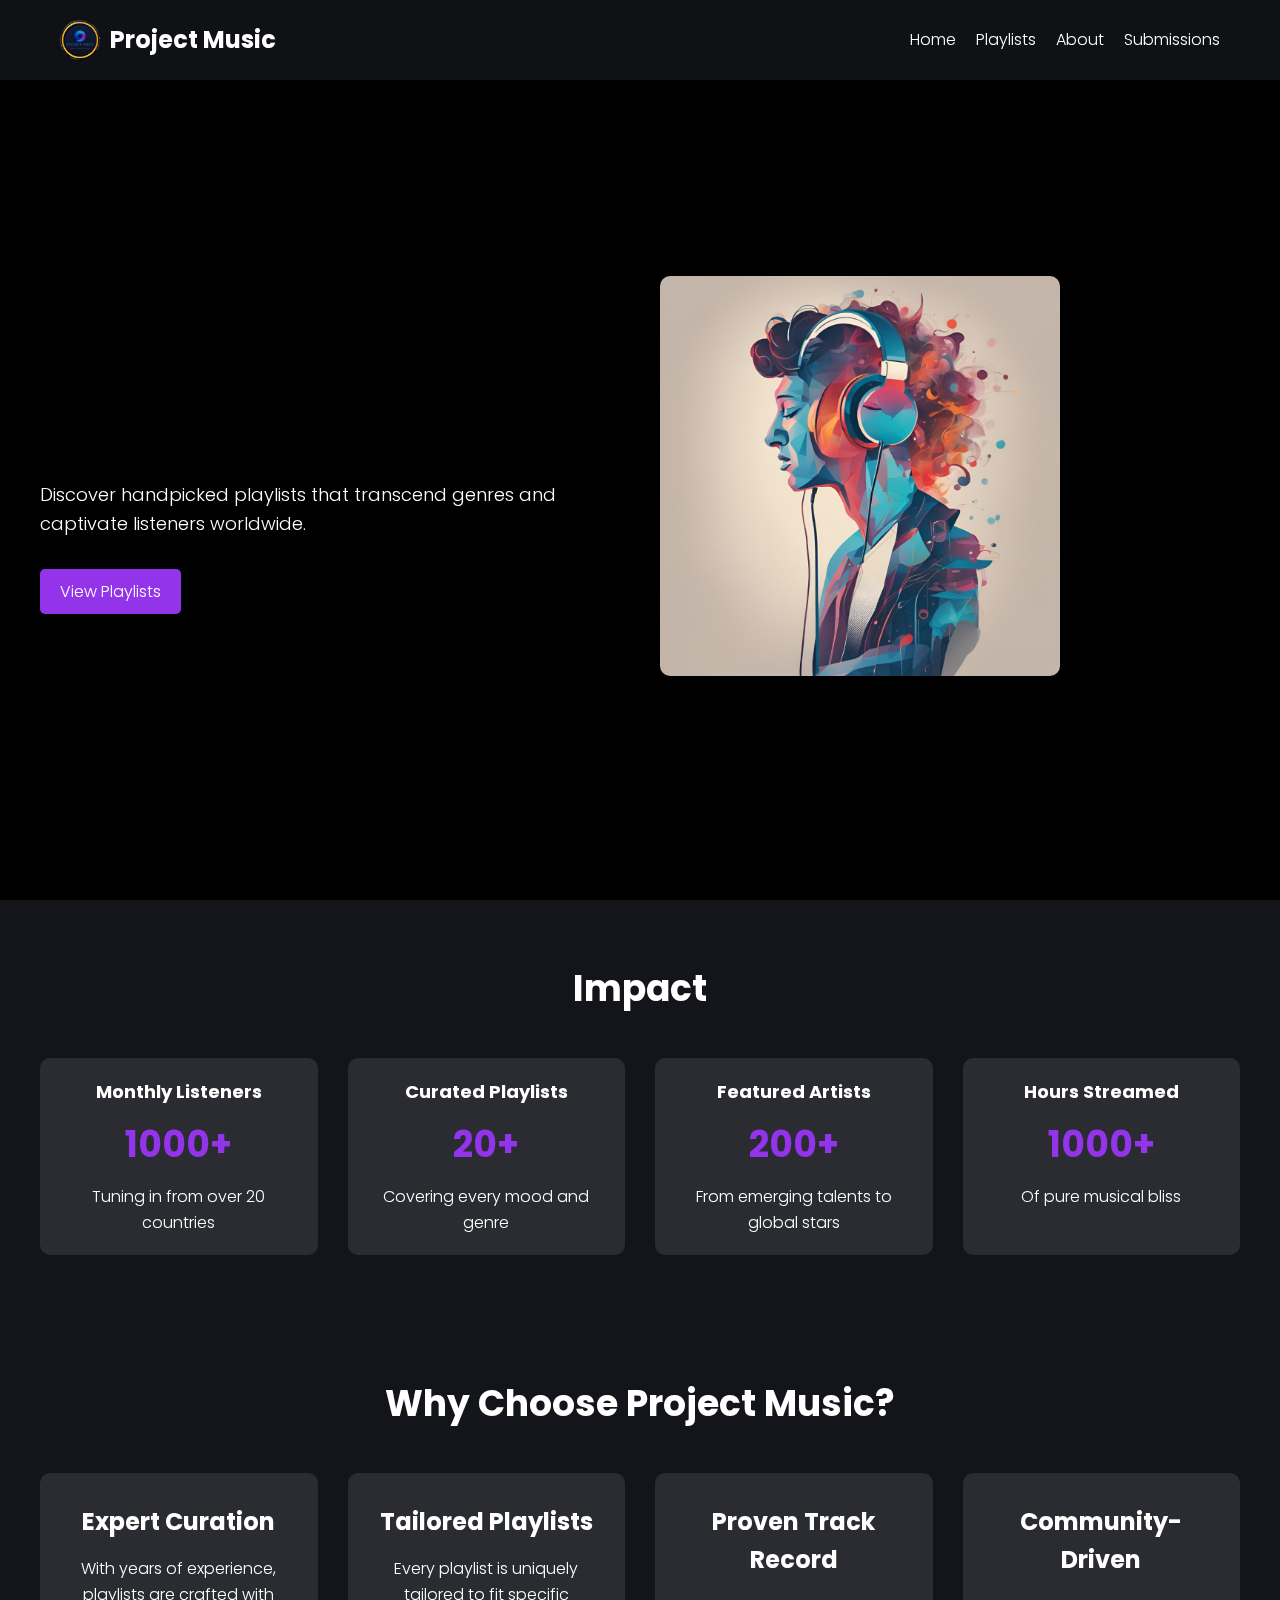
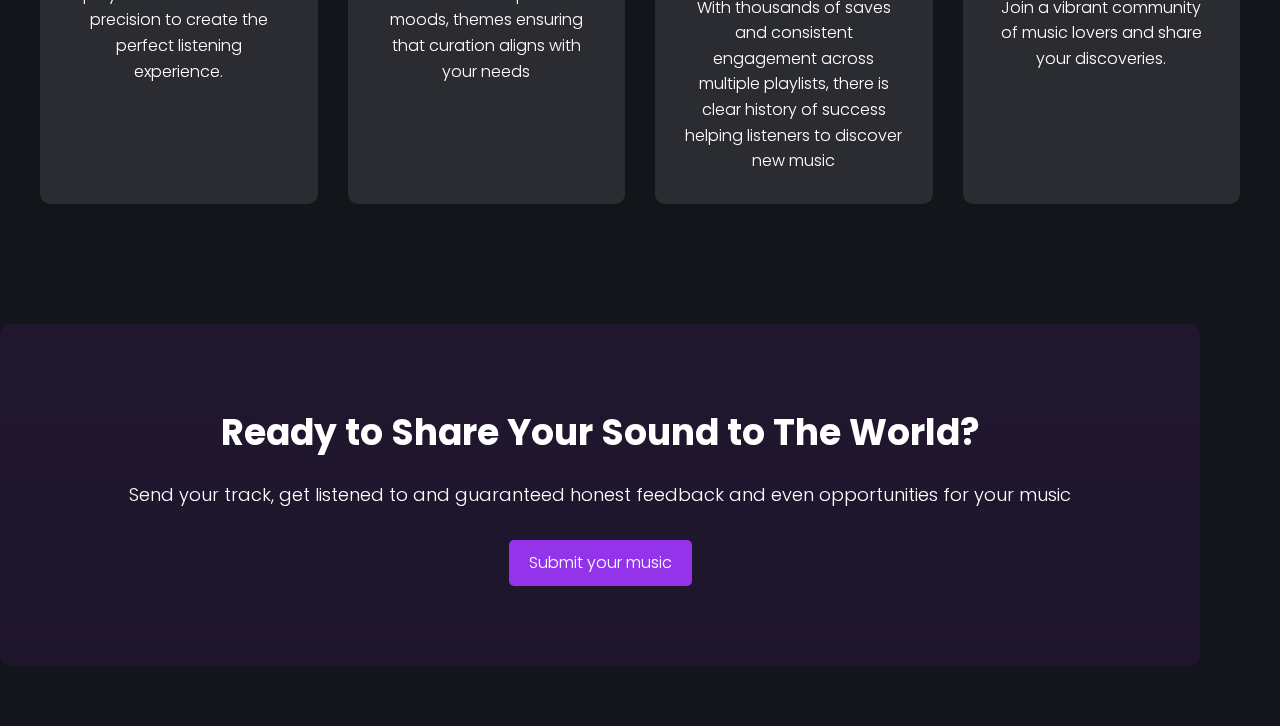
<file: index.html>
<!DOCTYPE html>
<html lang="en">
<head>
    <meta charset="UTF-8">
    <meta name="viewport" content="width=device-width, initial-scale=1.0">
    <title>Project Music - Home</title>
    <link rel="stylesheet" href="/public/stylesheets/index.css">
    <link rel="shortcut icon" href="/assets/images/logo.png" type="image/png+xml">
    <link href="https://fonts.googleapis.com/css2?family=Poppins:wght@300;400;700&display=swap" rel="stylesheet">
</head>
<body>
    <div class="stars"></div>
    <div class="twinkling"></div>
    <header>
        <nav class="container">
            <div class="menu-toggle">
                <span></span>
                <span></span>
                <span></span>
            </div>
        </div>
            <div class="logo-container">
                <img src="/assets/images/logo.png" alt="MusicCurator Logo" class="logo-image">
                <span class="project-name">Project Music</span>
               
            </div>
            <div class="nav-links">
                <a href="/index.html">Home</a>
                <a href="/public/views/playlists.html">Playlists</a>
                <a href="/public/views/aboutus.html">About</a>
                <a href="/public/views/submissions.html">Submissions</a>
            </div>
        </nav>
    </header>

    <main>
        <section class="hero container">
            <div class="hero-content">
                <h1>
                    <span class="fade-in">I</span>
                    <span class="fade-in">CURATE</span>
                    <span class="highlight fade-in">MUSICAL</span>
                    <span class="fade-in">EXPERIENCES</span>
                </h1>
                <p>Discover handpicked playlists that transcend genres and captivate listeners worldwide.</p>
                <a href="/public/views/playlists.html" class="button">View Playlists</a>
            </div>
            <div class="hero-image">
                <img src="/assets/images/image.png" alt="Music Visualization">
            </div>
        </section>

        <section class="stats container">
            <h2>Impact</h2>
            <div class="stats-grid">
                <div class="stat-card">
                    <h3>Monthly Listeners</h3>
                    <p class="stat-number">1000+</p>
                    <p>Tuning in from over 20 countries</p>
                </div>
                <div class="stat-card">
                    <h3>Curated Playlists</h3>
                    <p class="stat-number">20+</p>
                    <p>Covering every mood and genre</p>
                </div>
                <div class="stat-card">
                    <h3>Featured Artists</h3>
                    <p class="stat-number">200+</p>
                    <p>From emerging talents to global stars</p>
                </div>
                <div class="stat-card">
                    <h3>Hours Streamed</h3>
                    <p class="stat-number">1000+</p>
                    <p>Of pure musical bliss</p>
                </div>
            </div>
        </section>

        <section class="features container">
            <h2>Why Choose Project Music?</h2>
            <div class="features-grid">
                <div class="feature-card">
                    <h3>Expert Curation</h3>
                    <p>With years of experience, playlists are crafted with precision to create the perfect listening experience.</p>
                </div>
                <div class="feature-card">
                    <h3>Tailored Playlists</h3>
                    <p>Every playlist is uniquely tailored to fit specific moods, themes ensuring that curation aligns with your needs</p>
                </div>
                <div class="feature-card">
                    <h3>Proven Track Record</h3>
                    <p>With thousands of saves and consistent engagement across multiple playlists, there is clear history of success helping listeners to discover new music </p>
                </div>
                <div class="feature-card">
                    <h3>Community-Driven</h3>
                    <p>Join a vibrant community of music lovers and share your discoveries.</p>
                </div>
            </div>
        </section>

        <section class="cta container">
            <h2>Ready to Share Your Sound to The World?</h2>
            <p>Send your track, get listened to and guaranteed honest feedback and even opportunities for your music</p>
            <a href="/public/views/submissions.html" class="button">Submit your music</a>
        </section>
    </main>

    <script>
        document.querySelector('.menu-toggle').addEventListener('click', function() {
            document.querySelector('.nav-links').classList.toggle('active');
        });
    </script>
</body>
</html>
</file>
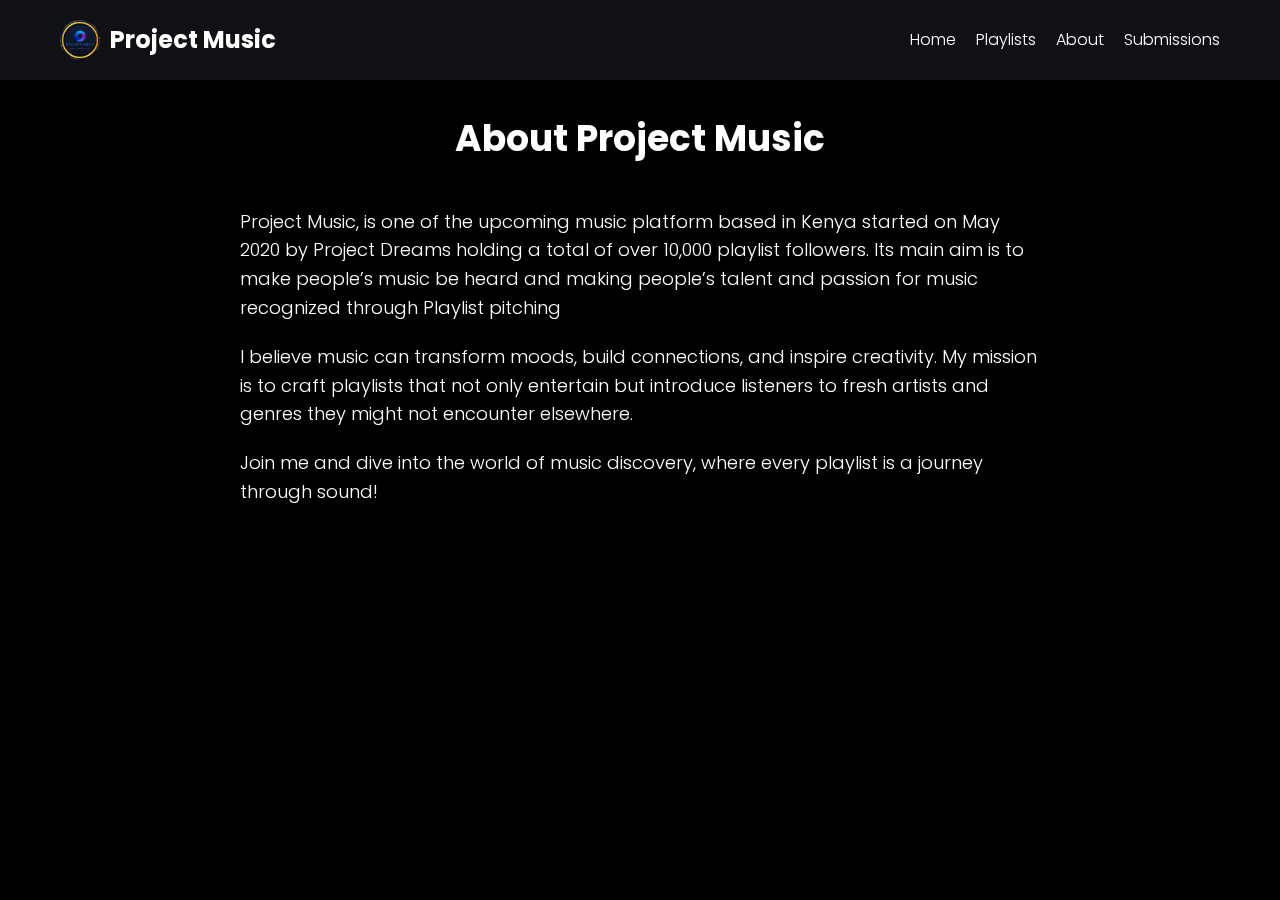
<file: public/views/aboutus.html>
<!DOCTYPE html>
<html lang="en">
<head>
    <meta charset="UTF-8">
    <meta name="viewport" content="width=device-width, initial-scale=1.0">
    <title>Project Music - About</title>
    <link rel="shortcut icon" href="/assets/images/logo.png" type="image/png+xml">
    <link href="https://fonts.googleapis.com/css2?family=Poppins:wght@300;400;700&display=swap" rel="stylesheet">
    <link rel="stylesheet" href="/public/stylesheets/aboutus.css">
</head>
<body>
    <div class="stars"></div>
    <div class="twinkling"></div>
    <header>
        <nav class="container">
            <div class="menu-toggle">
                <span></span>
                <span></span>
                <span></span>
            </div>
        </div>
            <div class="logo">
                <img src="/assets/images/logo.png" alt="MusicCurator Logo" class="logo-image">
                <span class="project-name">Project Music</span>
            </div>
            <div class="nav-links">
                <a href="/index.html">Home</a>
                <a href="/public/views/playlists.html">Playlists</a>
                <a href="/public/views/aboutus.html">About</a>
                <a href="/public/views/submissions.html">Submissions</a>
            </div>
        </nav>
    </header>

    <main>
        <section class="about container">
            <h1>About Project Music</h1>
            <div class="about-content">
                <p>Project Music, is one of the upcoming music platform based in Kenya started on May 2020 by Project Dreams holding a total of over 10,000 playlist followers. Its main aim is to make people’s music be heard and making people’s talent and passion for music recognized through Playlist pitching</p>
                <p>I believe music can transform moods, build connections, and inspire creativity. My mission is to craft playlists that not only entertain but introduce listeners to fresh artists and genres they might not encounter elsewhere.</p>
                <p>Join me and dive into the world of music discovery, where every playlist is a journey through sound!</p>
                
            </div>
        </section>
    </main>
    <script>
        document.querySelector('.menu-toggle').addEventListener('click', function() {
           document.querySelector('.nav-links').classList.toggle('active');
       });
       lucide.createIcons();
   </script>
</body>
</html>
</file>
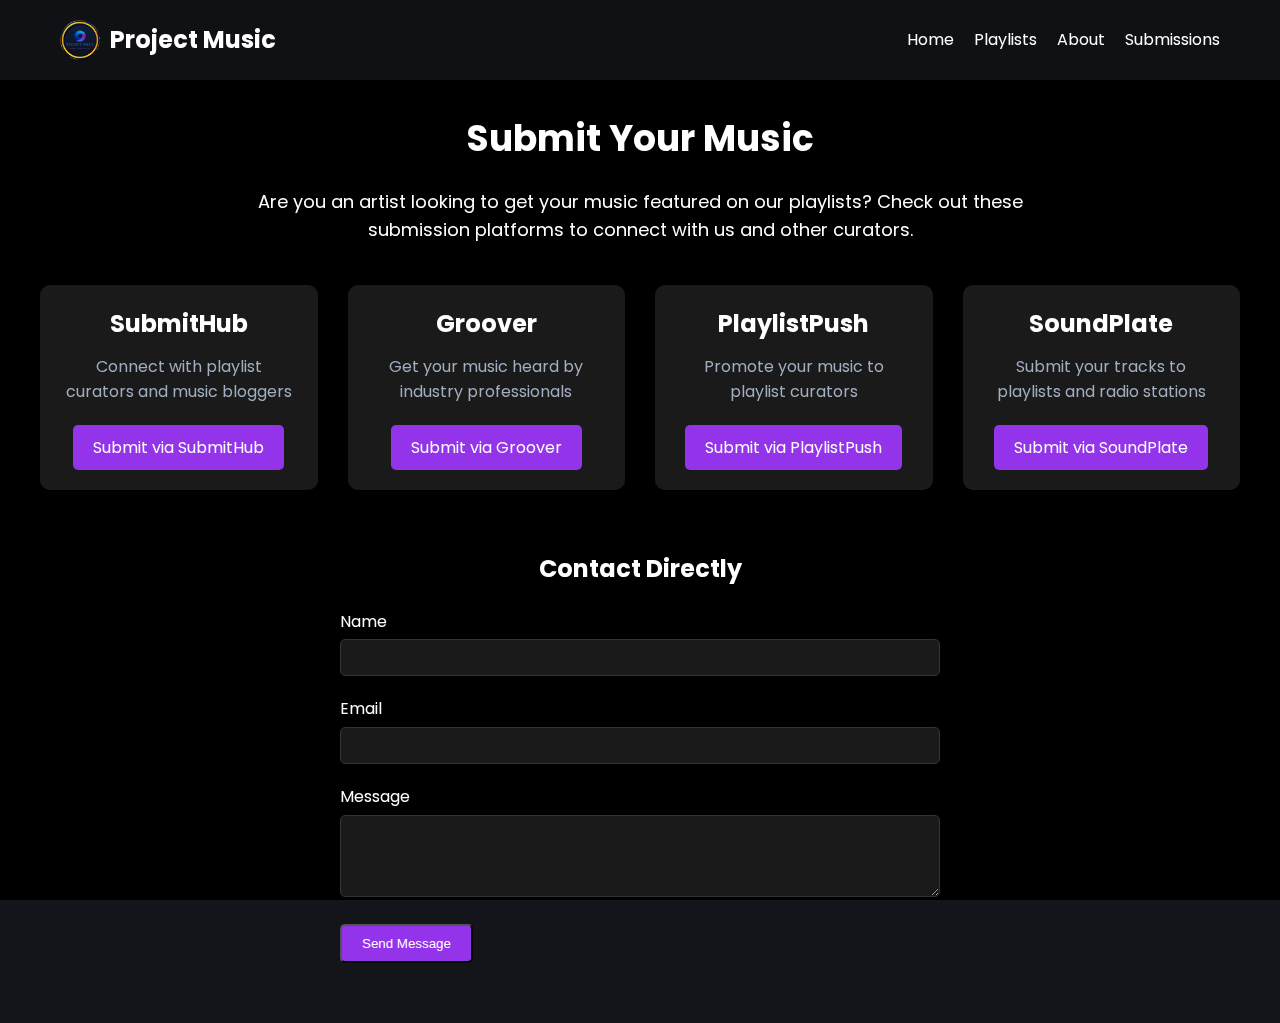
<file: public/views/submissions.html>
<!DOCTYPE html>
<html lang="en">
<head>
    <meta charset="UTF-8">
    <meta name="viewport" content="width=device-width, initial-scale=1.0">
    <title>Project Music - Submissions</title>
    <link rel="shortcut icon" href="/assets/images/logo.png" type="image/png+xml">
    <link href="https://fonts.googleapis.com/css2?family=Poppins:wght@300;400;700&display=swap" rel="stylesheet">
    <link rel="stylesheet" href="/public/stylesheets/submissions.css">
</head>
<body>
    <div class="stars"></div>
    <div class="twinkling"></div>
    <header>
        <nav class="container">
            <div class="menu-toggle">
                <span></span>
                <span></span>
                <span></span>
            </div>
        </div>
            <div class="logo">
                <img src="/assets/images/logo.png" alt="MusicCurator Logo" class="logo-image">
                <span class="project-name">Project Music</span>
            </div>
            <div class="nav-links">
                <a href="/index.html">Home</a>
                <a href="/public/views/playlists.html">Playlists</a>
                <a href="/public/views/aboutus.html">About</a>
                <a href="submissions.html">Submissions</a>
            </div>
        </nav>
    </header>
    <main>
        <section class="submissions container">
            <h1>Submit Your Music</h1>
            <p class="intro">Are you an artist looking to get your music featured on our playlists? Check out these submission platforms to connect with us and other curators.</p>
            <div class="submission-grid">
                <div class="submission-card">
                    <h2>SubmitHub</h2>
                    <p>Connect with playlist curators and music bloggers</p>
                    <a href="https://www.submithub.com/" class="button" target="_blank" rel="noopener noreferrer">Submit via SubmitHub</a>
                </div>
                <div class="submission-card">
                    <h2>Groover</h2>
                    <p>Get your music heard by industry professionals</p>
                    <a href="https://groover.co/band/signup/referral/influencer/2989/?utm_source=widget&utm_medium=widget_banner&utm_campaign=0.kenyan-hits&widget_id=2989" class="button" target="_blank" rel="noopener noreferrer">Submit via Groover</a>
                </div>
                <div class="submission-card">
                    <h2>PlaylistPush</h2>
                    <p>Promote your music to playlist curators</p>
                    <a href="https://submitmusic.to/kenyan-hits" class="button" target="_blank" rel="noopener noreferrer">Submit via PlaylistPush</a>
                </div>
                <div class="submission-card">
                    <h2>SoundPlate</h2>
                    <p>Submit your tracks to playlists and radio stations</p>
                    <a href="https://soundplate.com/" class="button" target="_blank" rel="noopener noreferrer">Submit via SoundPlate</a>
                </div>
            </div>
            <div class="contact-form">
                <h2>Contact Directly</h2>
                <form>
                    <div class="form-group">
                        <label for="name">Name</label>
                        <input type="text" id="name" name="name" required>
                    </div>
                    <div class="form-group">
                        <label for="email">Email</label>
                        <input type="email" id="email" name="email" required>
                    </div>
                    <div class="form-group">
                        <label for="message">Message</label>
                        <textarea id="message" name="message" rows="4" required></textarea>
                    </div>
                    <button type="submit" class="button">Send Message</button>
                </form>
            </div>
        </section>
    </main>
    <script>
        document.querySelector('.menu-toggle').addEventListener('click', function() {
           document.querySelector('.nav-links').classList.toggle('active');
       });
       lucide.createIcons();
   </script>
</body>
</html>
</file>
<file: public/stylesheets/index.css>
* {
    margin: 0;
    padding: 0;
    box-sizing: border-box;
}

@keyframes move-background {
    0% {
        transform: translate3d(0px, 0px, 0px);
    }
    100% { 
        transform: translate3d(1000px, 0px, 0px);
    }
}

@keyframes twinkle {
    0% {
        opacity: 0.3;
    }
    50% {
        opacity: 1;
    }
    100% {
        opacity: 0.3;
    }
}

@keyframes fadeIn {
    from {
        opacity: 0;
        transform: translateY(20px);
    }
    to {
        opacity: 1;
        transform: translateY(0);
    }
}

body {
    font-family: 'Poppins', sans-serif;
    line-height: 1.6;
    color: white;
    background-color: #13151a;
    overflow-x: hidden;
}

.stars, .twinkling {
    position: fixed;
    top: 0;
    left: 0;
    right: 0;
    bottom: 0;
    width: 100%;
    height: 100%;
    display: block;
}

.stars {
    background: #000 url('https://s3-us-west-2.amazonaws.com/s.cdpn.io/1231630/stars.png') repeat;
    z-index: -2;
}

.twinkling {
    background: transparent url('https://s3-us-west-2.amazonaws.com/s.cdpn.io/1231630/twinkling.png') repeat;
    z-index: -1;
    animation: move-background 70s linear infinite;
}

.container {
    width: 100%;
    max-width: 1200px;
    margin: 0 auto;
    padding: 0 20px;
    position: relative;
}

/* Header styles */
header {
    padding: 20px 0;
    background-color: rgba(19, 21, 26, 0.8);
    backdrop-filter: blur(10px);
    position: fixed;
    width: 100%;
    z-index: 1000;
}

nav {
    display: flex;
    justify-content: flex-start;
    align-items: center;
}

.menu-toggle {
    display: flex;
    flex-direction: column;
    cursor: pointer;
    margin-right: 20px;
}

.menu-toggle span {
    width: 25px;
    height: 3px;
    background-color: white;
    margin: 2px 0;
    transition: 0.4s;
}

.logo-container {
    display: flex;
    align-items: center;
}

.logo-image {
    width: 40px;
    height: 40px;
    margin-right: 10px;
}

.project-name {
    font-size: 24px;
    font-weight: bold;
}

.nav-links {
    display: flex;
    gap: 20px;
    margin-left: auto;
}

.nav-links a {
    color: white;
    text-decoration: none;
    transition: color 0.3s ease;
}

.nav-links a:hover {
    color: #9333ea;
}

.button {
    display: inline-block;
    background-color: #9333ea;
    color: white;
    padding: 10px 20px;
    border-radius: 5px;
    text-decoration: none;
    transition: background-color 0.3s ease;
}

.button:hover {
    background-color: #7e22ce;
}

/* Hero section styles */
.hero {
    display: flex;
    align-items: center;
    justify-content: space-between;
    gap: 40px;
    padding: 120px 0 60px;
    position: relative;
    min-height: 100vh;
}

.hero-content {
    flex: 1;
    position: relative;
    z-index: 1;
}

.hero h1 {
    font-size: 48px;
    line-height: 1.2;
    margin-bottom: 20px;
}

.hero p {
    font-size: 18px;
    margin-bottom: 30px;
}

.highlight {
    color: #9333ea;
    position: relative;
}

.hero-image {
    flex: 1;
    position: relative;
    z-index: 1;
}

.hero-image img {
    width: 100%;
    max-width: 400px;
    border-radius: 10px;
    box-shadow: 0 10px 30px rgba(0, 0, 0, 0.3);
}

.fade-in {
    opacity: 0;
    animation: fadeIn 1s ease-out forwards;
}

.fade-in:nth-child(1) { animation-delay: 0.2s; }
.fade-in:nth-child(2) { animation-delay: 0.4s; }
.fade-in:nth-child(3) { animation-delay: 0.6s; }
.fade-in:nth-child(4) { animation-delay: 0.8s; }

/* Accessibility improvements */
.button:focus,
.nav-links a:focus {
    outline: 2px solid #9333ea;
    outline-offset: 2px;
}

/* Improved typography */
body {
    font-weight: 300;
}

h1, h2, h3, h4, h5, h6 {
    font-weight: 700;
}

/* Smooth scrolling */
html {
    scroll-behavior: smooth;
}

/* Stats section */
.stats {
    padding: 60px 0;
    text-align: center;
}

.stats h2 {
    font-size: 36px;
    margin-bottom: 40px;
}

.stats-grid {
    display: grid;
    grid-template-columns: repeat(auto-fit, minmax(200px, 1fr));
    gap: 30px;
}

.stat-card {
    background-color: rgba(255, 255, 255, 0.1);
    border-radius: 10px;
    padding: 20px;
    transition: transform 0.3s ease;
}

.stat-card:hover {
    transform: translateY(-5px);
}

.stat-card h3 {
    font-size: 18px;
    margin-bottom: 10px;
}

.stat-number {
    font-size: 36px;
    font-weight: bold;
    color: #9333ea;
    margin-bottom: 10px;
}

/* Features section */
.features {
    padding: 60px 0;
    text-align: center;
}

.features h2 {
    font-size: 36px;
    margin-bottom: 40px;
}

.features-grid {
    display: grid;
    grid-template-columns: repeat(auto-fit, minmax(250px, 1fr));
    gap: 30px;
}

.feature-card {
    background-color: rgba(255, 255, 255, 0.1);
    border-radius: 10px;
    padding: 30px;
    transition: transform 0.3s ease;
}

.feature-card:hover {
    transform: translateY(-5px);
}

.feature-card h3 {
    font-size: 24px;
    margin-bottom: 15px;
}

/* CTA section */
.cta {
    padding: 80px 0;
    text-align: center;
    background: linear-gradient(rgba(147, 51, 234, 0.1), rgba(126, 34, 206, 0.1));
    border-radius: 10px;
    margin: 60px 0;
}

.cta h2 {
    font-size: 36px;
    margin-bottom: 20px;
}

.cta p {
    font-size: 18px;
    margin-bottom: 30px;
}

/* Responsive adjustments */
@media (max-width: 768px) {
    .hero {
        flex-direction: column;
        padding-top: 100px;
    }

    .hero-image {
        order: -1;
    }

    .nav-links {
        display: none;
        flex-direction: column;
        position: absolute;
        top: 100%;
        left: 0;
        width: 100%;
        background-color: rgba(19, 21, 26, 0.95);
        padding: 20px;
    }

    .nav-links.active {
        display: flex;
    }

    .menu-toggle {
        display: flex;
    }

    .stats-grid,
    .features-grid {
        grid-template-columns: 1fr;
    }

    .hero h1 {
        font-size: 36px;
    }

    .hero p {
        font-size: 16px;
    }

    .stats h2,
    .features h2,
    .cta h2 {
        font-size: 28px;
    }

    .stat-card,
    .feature-card {
        padding: 15px;
    }

    .stat-number {
        font-size: 28px;
    }

    .feature-card h3 {
        font-size: 20px;
    }
}

@media (min-width: 769px) {
    .nav-links {
        display: flex !important;
    }

    .menu-toggle {
        display: none !important;
    }
}
</file>
<file: public/stylesheets/aboutus.css>
* {
    margin: 0;
    padding: 0;
    box-sizing: border-box;
}

@keyframes move-background {
    0% {
        transform: translate3d(0px, 0px, 0px);
    }
    100% { 
        transform: translate3d(1000px, 0px, 0px);
    }
}

@keyframes twinkle {
    0% {
        opacity: 0.3;
    }
    50% {
        opacity: 1;
    }
    100% {
        opacity: 0.3;
    }
}

@keyframes fadeIn {
    from {
        opacity: 0;
        transform: translateY(20px);
    }
    to {
        opacity: 1;
        transform: translateY(0);
    }
}

body {
    font-family: 'Poppins', sans-serif;
    line-height: 1.6;
    color: white;
    background-color: #13151a;
    overflow-x: hidden;
}

.stars, .twinkling {
    position: fixed;
    top: 0;
    left: 0;
    right: 0;
    bottom: 0;
    width: 100%;
    height: 100%;
    display: block;
}

.stars {
    background: #000 url('https://s3-us-west-2.amazonaws.com/s.cdpn.io/1231630/stars.png') repeat;
    z-index: -2;
}

.twinkling {
    background: transparent url('https://s3-us-west-2.amazonaws.com/s.cdpn.io/1231630/twinkling.png') repeat;
    z-index: -1;
    animation: move-background 70s linear infinite;
}

.about h1 {
    margin-top: 50px; /* Adjust this value to move it down */
}

.container {
    width: 100%;
    max-width: 1200px;
    margin: 0 auto;
    padding: 0 20px;
    position: relative;
}

/* Header styles */
header {
    padding: 20px 0;
    background-color: rgba(19, 21, 26, 0.8);
    backdrop-filter: blur(10px);
    position: fixed;
    width: 100%;
    z-index: 1000;
}

nav {
    display: flex;
    justify-content: flex-start;
    align-items: center;
}

.menu-toggle {
    display: flex;
    flex-direction: column;
    cursor: pointer;
    margin-right: 20px;
}

.menu-toggle span {
    width: 25px;
    height: 3px;
    background-color: white;
    margin: 2px 0;
    transition: 0.4s;
}

.logo {
    display: flex;
    align-items: center;
}

.logo-image {
    width: 40px;
    height: 40px;
    margin-right: 10px;
}

.project-name {
    font-size: 24px;
    font-weight: bold;
}

.nav-links {
    display: flex;
    gap: 20px;
    margin-left: auto;
}

.nav-links a {
    color: white;
    text-decoration: none;
    transition: color 0.3s ease;
}

.nav-links a:hover {
    color: #9333ea;
}


            /* About section styles */
.about {
    padding: 60px 0;
}

.about h1 {
    font-size: 36px;
    margin-bottom: 40px;
    text-align: center;
}

.about-content {
    max-width: 800px;
    margin: 0 auto;
}

.about-content p {
    margin-bottom: 20px;
    font-size: 18px;
}

/* Improved typography */
body {
    font-weight: 300;
}

h1, h2, h3, h4, h5, h6 {
    font-weight: 700;
}

/* Smooth scrolling */
html {
    scroll-behavior: smooth;
}


/* Responsive adjustments */
@media (max-width: 768px) {
    .playlists {
        padding-top: 100px;
    }

    .nav-links {
        display: none;
        flex-direction: column;
        position: absolute;
        top: 100%;
        left: 0;
        width: 100%;
        background-color: rgba(19, 21, 26, 0.95);
        padding: 20px;
    }

    .nav-links.active {
        display: flex;
    }

    .menu-toggle {
        display: flex;
    }

    .playlist-grid {
        grid-template-columns: 1fr;
    }

    .playlists h1 {
        font-size: 36px;
    }

    .playlist-card h2 {
        font-size: 20px;
    }

    .playlist-card p {
        font-size: 14px;
    }
}

@media (min-width: 769px) {
    .nav-links {
        display: flex !important;
    }

    .menu-toggle {
        display: none !important;
    }
}
</file>
<file: public/stylesheets/submissions.css>
* {
    margin: 0;
    padding: 0;
    box-sizing: border-box;
}

@keyframes move-background {
    0% {
        transform: translate3d(0px, 0px, 0px);
    }
    100% { 
        transform: translate3d(1000px, 0px, 0px);
    }
}

@keyframes twinkle {
    0% {
        opacity: 0.3;
    }
    50% {
        opacity: 1;
    }
    100% {
        opacity: 0.3;
    }
}

@keyframes fadeIn {
    from {
        opacity: 0;
        transform: translateY(20px);
    }
    to {
        opacity: 1;
        transform: translateY(0);
    }
}

body {
    font-family: 'Poppins', sans-serif;
    line-height: 1.6;
    color: white;
    background-color: #13151a;
    overflow-x: hidden;
}

.stars, .twinkling {
    position: fixed;
    top: 0;
    left: 0;
    right: 0;
    bottom: 0;
    width: 100%;
    height: 100%;
    display: block;
}

.stars {
    background: #000 url('https://s3-us-west-2.amazonaws.com/s.cdpn.io/1231630/stars.png') repeat;
    z-index: -2;
}

.twinkling {
    background: transparent url('https://s3-us-west-2.amazonaws.com/s.cdpn.io/1231630/twinkling.png') repeat;
    z-index: -1;
    animation: move-background 70s linear infinite;
}

.about h1 {
    margin-top: 50px; /* Adjust this value to move it down */
}

.container {
    width: 100%;
    max-width: 1200px;
    margin: 0 auto;
    padding: 0 20px;
    position: relative;
}

/* Header styles */
header {
    padding: 20px 0;
    background-color: rgba(19, 21, 26, 0.8);
    backdrop-filter: blur(10px);
    position: fixed;
    width: 100%;
    z-index: 1000;
}

nav {
    display: flex;
    justify-content: flex-start;
    align-items: center;
}

.submissions h1 {
    margin-top: 50px;
}


.menu-toggle {
    display: flex;
    flex-direction: column;
    cursor: pointer;
    margin-right: 20px;
}

.menu-toggle span {
    width: 25px;
    height: 3px;
    background-color: white;
    margin: 2px 0;
    transition: 0.4s;
}

.logo {
    display: flex;
    align-items: center;
}

.logo-image {
    width: 40px;
    height: 40px;
    margin-right: 10px;
}

.project-name {
    font-size: 24px;
    font-weight: bold;
}

.nav-links {
    display: flex;
    gap: 20px;
    margin-left: auto;
}

.nav-links a {
    color: white;
    text-decoration: none;
    transition: color 0.3s ease;
}

.nav-links a:hover {
    color: #9333ea;
}

.button {
    display: inline-block;
    background-color: #9333ea;
    color: white;
    padding: 10px 20px;
    border-radius: 5px;
    text-decoration: none;
    transition: background-color 0.3s ease;
}

.button:hover {
    background-color: #7e22ce;
}

/* Submissions section styles */
.submissions {
    padding: 60px 0;
}

.submissions h1 {
    font-size: 36px;
    margin-bottom: 20px;
    text-align: center;
}

.intro {
    text-align: center;
    max-width: 800px;
    margin: 0 auto 40px;
    font-size: 18px;
}

.submission-grid {
    display: grid;
    grid-template-columns: repeat(auto-fit, minmax(250px, 1fr));
    gap: 30px;
    margin-bottom: 60px;
}

.submission-card {
    background-color: #1a1a1a;
    border-radius: 10px;
    padding: 20px;
    text-align: center;
}

.submission-card h2 {
    font-size: 24px;
    margin-bottom: 10px;
}

.submission-card p {
    margin-bottom: 20px;
    color: #a0aec0;
}

.contact-form {
    max-width: 600px;
    margin: 0 auto;
}

.contact-form h2 {
    font-size: 24px;
    margin-bottom: 20px;
    text-align: center;
}

.form-group {
    margin-bottom: 20px;
}

.form-group label {
    display: block;
    margin-bottom: 5px;
}

.form-group input,
.form-group textarea {
    width: 100%;
    padding: 10px;
    border: 1px solid #333;
    background-color: #1a1a1a;
    color: white;
    border-radius: 5px;
}

.form-group textarea {
    resize: vertical;
}


/* Responsive adjustments */
@media (max-width: 768px) {
    .hero {
        flex-direction: column;
        padding-top: 100px;
    }

    .hero-image {
        order: -1;
    }

    .nav-links {
        display: none;
        flex-direction: column;
        position: absolute;
        top: 100%;
        left: 0;
        width: 100%;
        background-color: rgba(19, 21, 26, 0.95);
        padding: 20px;
    }

    .nav-links.active {
        display: flex;
    }

    .menu-toggle {
        display: flex;
    }

    .stats-grid,
    .features-grid {
        grid-template-columns: 1fr;
    }

    .hero h1 {
        font-size: 36px;
    }

    .hero p {
        font-size: 16px;
    }

    .stats h2,
    .features h2,
    .cta h2 {
        font-size: 28px;
    }

    .stat-card,
    .feature-card {
        padding: 15px;
    }

    .stat-number {
        font-size: 28px;
    }

    .feature-card h3 {
        font-size: 20px;
    }
}

@media (min-width: 769px) {
    .nav-links {
        display: flex !important;
    }

    .menu-toggle {
        display: none !important;
    }
}
</file>
